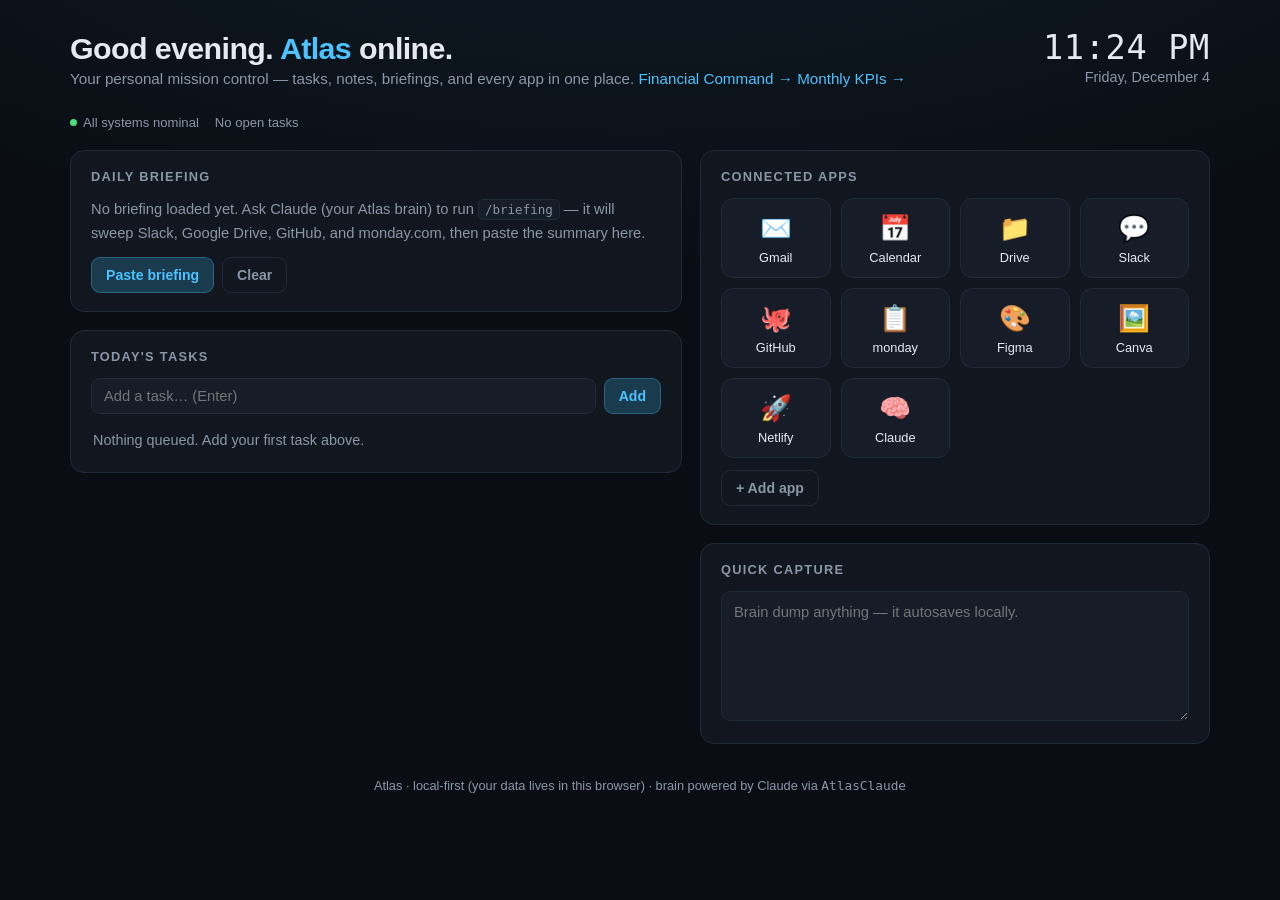
<file: index.html>
<!DOCTYPE html>
<html lang="en">
<head>
<meta charset="UTF-8">
<meta name="viewport" content="width=device-width, initial-scale=1.0">
<title>Atlas — Mission Control</title>
<link rel="icon" href="data:image/svg+xml,<svg xmlns='http://www.w3.org/2000/svg' viewBox='0 0 100 100'><text y='.9em' font-size='90'>🌐</text></svg>">
<style>
  :root {
    --bg: #0a0e14;
    --panel: #11161f;
    --panel-2: #161d29;
    --border: #1f2937;
    --text: #e5eaf2;
    --muted: #8b96a8;
    --accent: #4cc2ff;
    --accent-dim: #1a3a4d;
    --green: #4ade80;
    --amber: #fbbf24;
    --red: #f87171;
    --radius: 14px;
    --font: -apple-system, BlinkMacSystemFont, "Segoe UI", Roboto, "Helvetica Neue", sans-serif;
    --mono: "SF Mono", "Cascadia Code", Consolas, monospace;
  }
  * { margin: 0; padding: 0; box-sizing: border-box; }
  body {
    background: var(--bg);
    color: var(--text);
    font-family: var(--font);
    min-height: 100vh;
    background-image: radial-gradient(ellipse 80% 50% at 50% -20%, rgba(76,194,255,0.08), transparent);
  }
  .wrap { max-width: 1180px; margin: 0 auto; padding: 28px 20px 60px; }

  /* Header */
  header {
    display: flex; align-items: baseline; justify-content: space-between;
    flex-wrap: wrap; gap: 8px; margin-bottom: 28px;
  }
  .greeting h1 { font-size: 1.9rem; font-weight: 650; letter-spacing: -0.02em; }
  .greeting h1 .accent { color: var(--accent); }
  .greeting p { color: var(--muted); margin-top: 4px; font-size: 0.95rem; }
  .clock { text-align: right; }
  .clock .time { font-family: var(--mono); font-size: 2.1rem; font-weight: 500; letter-spacing: 0.02em; }
  .clock .date { color: var(--muted); font-size: 0.9rem; margin-top: 2px; }

  /* Grid */
  .grid { display: grid; grid-template-columns: 1.2fr 1fr; gap: 18px; }
  @media (max-width: 860px) { .grid { grid-template-columns: 1fr; } }
  .col { display: flex; flex-direction: column; gap: 18px; min-width: 0; }

  .panel {
    background: var(--panel);
    border: 1px solid var(--border);
    border-radius: var(--radius);
    padding: 18px 20px;
  }
  .panel h2 {
    font-size: 0.8rem; text-transform: uppercase; letter-spacing: 0.1em;
    color: var(--muted); font-weight: 600; margin-bottom: 14px;
    display: flex; align-items: center; justify-content: space-between;
  }
  .panel h2 .count { color: var(--accent); font-family: var(--mono); }

  /* Briefing */
  .briefing-body { font-size: 0.95rem; line-height: 1.65; color: var(--text); white-space: pre-wrap; }
  .briefing-body:empty::before, .briefing-empty {
    content: "";
  }
  .briefing-placeholder { color: var(--muted); font-size: 0.92rem; line-height: 1.6; }
  .briefing-placeholder code {
    font-family: var(--mono); font-size: 0.85em; background: var(--panel-2);
    padding: 2px 6px; border-radius: 5px; border: 1px solid var(--border);
  }
  .briefing-actions { margin-top: 12px; display: flex; gap: 8px; }

  /* Tasks */
  .task-input-row { display: flex; gap: 8px; margin-bottom: 12px; }
  input[type="text"], textarea {
    background: var(--panel-2); border: 1px solid var(--border); color: var(--text);
    border-radius: 9px; padding: 9px 12px; font-size: 0.92rem; font-family: var(--font);
    flex: 1; outline: none; transition: border-color 0.15s;
  }
  input[type="text"]:focus, textarea:focus { border-color: var(--accent); }
  button {
    background: var(--accent-dim); color: var(--accent); border: 1px solid rgba(76,194,255,0.3);
    border-radius: 9px; padding: 9px 14px; font-size: 0.88rem; font-weight: 600;
    cursor: pointer; transition: background 0.15s; font-family: var(--font); white-space: nowrap;
  }
  button:hover { background: rgba(76,194,255,0.22); }
  button.ghost { background: transparent; border-color: var(--border); color: var(--muted); }
  button.ghost:hover { color: var(--text); border-color: var(--muted); }

  ul.tasks { list-style: none; display: flex; flex-direction: column; gap: 6px; }
  ul.tasks li {
    display: flex; align-items: center; gap: 10px; padding: 9px 12px;
    background: var(--panel-2); border: 1px solid var(--border); border-radius: 9px;
    font-size: 0.93rem;
  }
  ul.tasks li .box {
    width: 18px; height: 18px; border-radius: 6px; border: 1.5px solid var(--muted);
    cursor: pointer; flex-shrink: 0; display: grid; place-items: center;
    font-size: 12px; color: var(--bg); transition: all 0.15s;
  }
  ul.tasks li.done .box { background: var(--green); border-color: var(--green); }
  ul.tasks li.done .label { text-decoration: line-through; color: var(--muted); }
  ul.tasks li .label { flex: 1; word-break: break-word; }
  ul.tasks li .del {
    color: var(--muted); cursor: pointer; font-size: 1.1rem; line-height: 1;
    opacity: 0; transition: opacity 0.15s; background: none; border: none; padding: 2px 4px;
  }
  ul.tasks li:hover .del { opacity: 0.7; }
  ul.tasks li .del:hover { color: var(--red); opacity: 1; }
  .empty { color: var(--muted); font-size: 0.9rem; padding: 6px 2px; }

  /* Notes */
  textarea#notes { width: 100%; min-height: 130px; resize: vertical; line-height: 1.55; }
  .saved-flash { color: var(--green); font-size: 0.78rem; margin-left: 8px; opacity: 0; transition: opacity 0.3s; }
  .saved-flash.show { opacity: 1; }

  /* Apps */
  .apps { display: grid; grid-template-columns: repeat(auto-fill, minmax(104px, 1fr)); gap: 10px; }
  .app {
    display: flex; flex-direction: column; align-items: center; gap: 7px;
    background: var(--panel-2); border: 1px solid var(--border); border-radius: 12px;
    padding: 14px 8px 12px; text-decoration: none; color: var(--text);
    font-size: 0.8rem; transition: transform 0.12s, border-color 0.12s;
    position: relative;
  }
  .app:hover { transform: translateY(-2px); border-color: var(--accent); }
  .app .icon { font-size: 1.6rem; }
  .app .rm {
    position: absolute; top: 4px; right: 7px; color: var(--muted); font-size: 0.85rem;
    opacity: 0; cursor: pointer; background: none; border: none; padding: 2px;
  }
  .app:hover .rm { opacity: 0.6; }
  .app .rm:hover { color: var(--red); opacity: 1; }
  .add-app-form { display: none; gap: 8px; margin-top: 12px; flex-wrap: wrap; }
  .add-app-form.open { display: flex; }
  .add-app-form input { min-width: 120px; }

  /* Status strip */
  .status {
    display: flex; gap: 16px; flex-wrap: wrap; margin-bottom: 20px;
    font-size: 0.82rem; color: var(--muted);
  }
  .status .dot { display: inline-block; width: 7px; height: 7px; border-radius: 50%; background: var(--green); margin-right: 6px; }
  .status span { display: flex; align-items: center; }

  footer { margin-top: 34px; text-align: center; color: var(--muted); font-size: 0.8rem; }
  footer code { font-family: var(--mono); }
</style>
</head>
<body>
<div class="wrap">
  <header>
    <div class="greeting">
      <h1><span id="greet">Hello</span>. <span class="accent">Atlas</span> online.</h1>
      <p>Your personal mission control — tasks, notes, briefings, and every app in one place. <a href="finance.html" style="color:var(--accent);text-decoration:none">Financial Command →</a> <a href="kpis.html" style="color:var(--accent);text-decoration:none">Monthly KPIs →</a></p>
    </div>
    <div class="clock">
      <div class="time" id="time">--:--</div>
      <div class="date" id="date"></div>
    </div>
  </header>

  <div class="status">
    <span><span class="dot"></span>All systems nominal</span>
    <span id="task-stat"></span>
    <span id="focus-stat"></span>
  </div>

  <div class="grid">
    <div class="col">
      <section class="panel">
        <h2>Daily Briefing</h2>
        <div class="briefing-body" id="briefing"></div>
        <div class="briefing-placeholder" id="briefing-placeholder">
          No briefing loaded yet. Ask Claude (your Atlas brain) to run <code>/briefing</code> —
          it will sweep Slack, Google Drive, GitHub, and monday.com, then paste the summary here.
        </div>
        <div class="briefing-actions">
          <button id="paste-briefing">Paste briefing</button>
          <button class="ghost" id="clear-briefing">Clear</button>
        </div>
      </section>

      <section class="panel">
        <h2>Today's Tasks <span class="count" id="task-count"></span></h2>
        <div class="task-input-row">
          <input type="text" id="task-input" placeholder="Add a task… (Enter)" autocomplete="off">
          <button id="task-add">Add</button>
        </div>
        <ul class="tasks" id="task-list"></ul>
      </section>
    </div>

    <div class="col">
      <section class="panel">
        <h2>Connected Apps</h2>
        <div class="apps" id="apps"></div>
        <div class="add-app-form" id="add-app-form">
          <input type="text" id="app-name" placeholder="Name">
          <input type="text" id="app-url" placeholder="https://…">
          <input type="text" id="app-icon" placeholder="Emoji" size="4" style="flex:0 0 70px">
          <button id="app-save">Save</button>
        </div>
        <div style="margin-top:12px">
          <button class="ghost" id="app-add-toggle">+ Add app</button>
        </div>
      </section>

      <section class="panel">
        <h2>Quick Capture <span class="saved-flash" id="notes-saved">saved</span></h2>
        <textarea id="notes" placeholder="Brain dump anything — it autosaves locally."></textarea>
      </section>
    </div>
  </div>

  <footer>
    Atlas · local-first (your data lives in this browser) · brain powered by Claude via <code>AtlasClaude</code>
  </footer>
</div>

<script>
const $ = id => document.getElementById(id);
const store = {
  mem: {},
  get(k, fallback) { try { const v = localStorage.getItem('atlas:' + k); return v === null ? (k in this.mem ? this.mem[k] : fallback) : JSON.parse(v); } catch { return k in this.mem ? this.mem[k] : fallback; } },
  set(k, v) { this.mem[k] = v; try { localStorage.setItem('atlas:' + k, JSON.stringify(v)); } catch {} }
};

/* Clock + greeting */
function tick() {
  const now = new Date();
  $('time').textContent = now.toLocaleTimeString([], { hour: '2-digit', minute: '2-digit' });
  $('date').textContent = now.toLocaleDateString([], { weekday: 'long', month: 'long', day: 'numeric' });
  const h = now.getHours();
  $('greet').textContent = h < 5 ? 'Burning the midnight oil' : h < 12 ? 'Good morning' : h < 17 ? 'Good afternoon' : 'Good evening';
}
tick(); setInterval(tick, 10000);

/* Tasks */
let tasks = store.get('tasks', []);
function renderTasks() {
  const list = $('task-list');
  list.innerHTML = '';
  if (!tasks.length) list.innerHTML = '<div class="empty">Nothing queued. Add your first task above.</div>';
  tasks.forEach((t, i) => {
    const li = document.createElement('li');
    if (t.done) li.classList.add('done');
    const box = document.createElement('span');
    box.className = 'box'; box.textContent = t.done ? '✓' : '';
    box.onclick = () => { t.done = !t.done; save(); };
    const label = document.createElement('span');
    label.className = 'label'; label.textContent = t.text;
    const del = document.createElement('button');
    del.className = 'del'; del.textContent = '×'; del.title = 'Delete';
    del.onclick = () => { tasks.splice(i, 1); save(); };
    li.append(box, label, del);
    list.appendChild(li);
  });
  const open = tasks.filter(t => !t.done).length;
  $('task-count').textContent = tasks.length ? `${tasks.length - open}/${tasks.length}` : '';
  $('task-stat').textContent = tasks.length ? `${open} task${open === 1 ? '' : 's'} open` : 'No open tasks';
  const doneToday = tasks.filter(t => t.done).length;
  $('focus-stat').textContent = doneToday ? `${doneToday} completed — keep going` : '';
}
function save() { store.set('tasks', tasks); renderTasks(); }
function addTask() {
  const v = $('task-input').value.trim();
  if (!v) return;
  tasks.push({ text: v, done: false });
  $('task-input').value = '';
  save();
}
$('task-add').onclick = addTask;
$('task-input').addEventListener('keydown', e => { if (e.key === 'Enter') addTask(); });
renderTasks();

/* Notes */
$('notes').value = store.get('notes', '');
let noteTimer;
$('notes').addEventListener('input', () => {
  clearTimeout(noteTimer);
  noteTimer = setTimeout(() => {
    store.set('notes', $('notes').value);
    $('notes-saved').classList.add('show');
    setTimeout(() => $('notes-saved').classList.remove('show'), 1200);
  }, 400);
});

/* Briefing */
function renderBriefing() {
  const b = store.get('briefing', '');
  $('briefing').textContent = b;
  $('briefing-placeholder').style.display = b ? 'none' : 'block';
}
$('paste-briefing').onclick = async () => {
  let text = '';
  try { text = await navigator.clipboard.readText(); } catch {}
  if (!text) text = prompt('Paste your briefing:') || '';
  if (text.trim()) { store.set('briefing', text.trim()); renderBriefing(); }
};
$('clear-briefing').onclick = () => { store.set('briefing', ''); renderBriefing(); };
renderBriefing();

/* Apps */
const DEFAULT_APPS = [
  { name: 'Gmail', url: 'https://mail.google.com', icon: '✉️' },
  { name: 'Calendar', url: 'https://calendar.google.com', icon: '📅' },
  { name: 'Drive', url: 'https://drive.google.com', icon: '📁' },
  { name: 'Slack', url: 'https://slack.com', icon: '💬' },
  { name: 'GitHub', url: 'https://github.com', icon: '🐙' },
  { name: 'monday', url: 'https://monday.com', icon: '📋' },
  { name: 'Figma', url: 'https://figma.com', icon: '🎨' },
  { name: 'Canva', url: 'https://canva.com', icon: '🖼️' },
  { name: 'Netlify', url: 'https://app.netlify.com', icon: '🚀' },
  { name: 'Claude', url: 'https://claude.ai', icon: '🧠' },
];
let apps = store.get('apps', DEFAULT_APPS);
function renderApps() {
  const grid = $('apps');
  grid.innerHTML = '';
  apps.forEach((a, i) => {
    const el = document.createElement('a');
    el.className = 'app'; el.href = a.url; el.target = '_blank'; el.rel = 'noopener';
    const icon = document.createElement('span'); icon.className = 'icon'; icon.textContent = a.icon || '🔗';
    const name = document.createElement('span'); name.textContent = a.name;
    const rm = document.createElement('button');
    rm.className = 'rm'; rm.textContent = '×'; rm.title = 'Remove';
    rm.onclick = e => { e.preventDefault(); apps.splice(i, 1); store.set('apps', apps); renderApps(); };
    el.append(rm, icon, name);
    grid.appendChild(el);
  });
}
$('app-add-toggle').onclick = () => $('add-app-form').classList.toggle('open');
$('app-save').onclick = () => {
  const name = $('app-name').value.trim(), url = $('app-url').value.trim();
  if (!name || !url) return;
  apps.push({ name, url: url.startsWith('http') ? url : 'https://' + url, icon: $('app-icon').value.trim() || '🔗' });
  store.set('apps', apps);
  $('app-name').value = $('app-url').value = $('app-icon').value = '';
  $('add-app-form').classList.remove('open');
  renderApps();
};
renderApps();
</script>
</body>
</html>
</file>
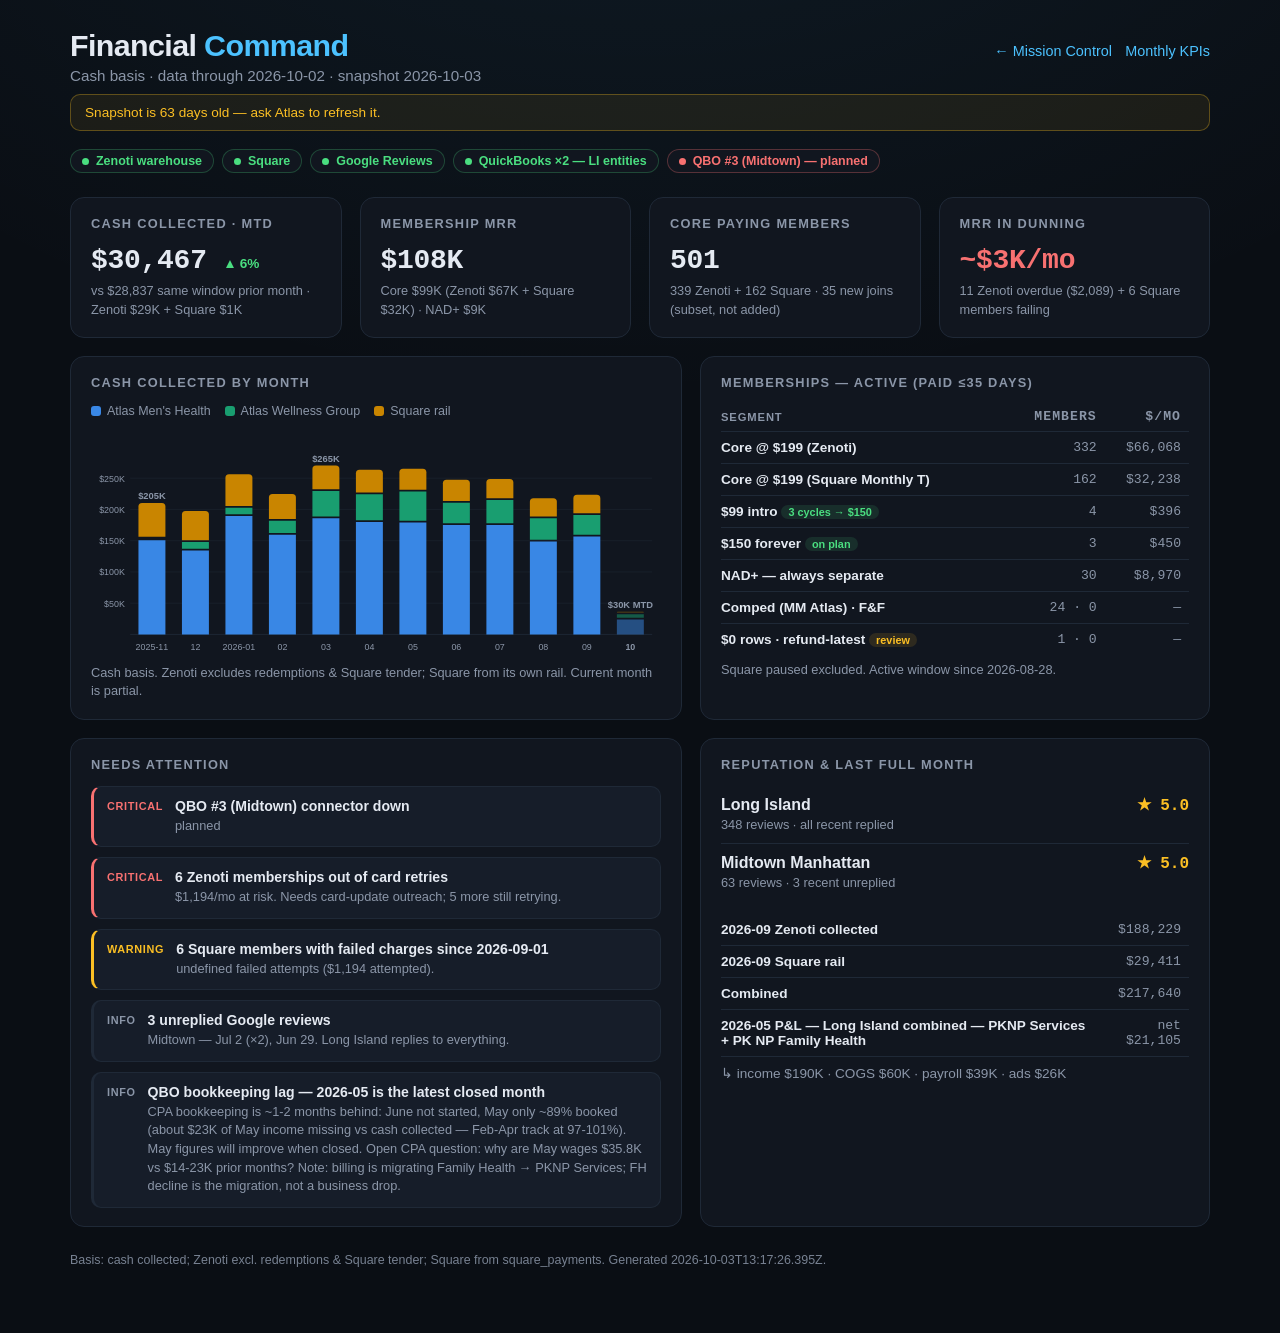
<file: finance.html>
<!DOCTYPE html>
<html lang="en">
<head>
<meta charset="UTF-8">
<meta name="viewport" content="width=device-width, initial-scale=1.0">
<title>Atlas — Financial Command</title>
<link rel="icon" href="data:image/svg+xml,<svg xmlns='http://www.w3.org/2000/svg' viewBox='0 0 100 100'><text y='.9em' font-size='90'>🌐</text></svg>">
<style>
  :root {
    --bg: #0a0e14;
    --panel: #11161f;
    --panel-2: #161d29;
    --border: #1f2937;
    --text: #e5eaf2;
    --muted: #8b96a8;
    --accent: #4cc2ff;
    --accent-dim: #1a3a4d;
    --green: #4ade80;
    --amber: #fbbf24;
    --red: #f87171;
    --s1: #3987e5;  /* Atlas Men's Health */
    --s2: #199e70;  /* Atlas Wellness Group */
    --s3: #c98500;  /* Square rail */
    --radius: 14px;
    --font: -apple-system, BlinkMacSystemFont, "Segoe UI", Roboto, "Helvetica Neue", sans-serif;
    --mono: "SF Mono", "Cascadia Code", Consolas, monospace;
  }
  * { margin: 0; padding: 0; box-sizing: border-box; }
  body {
    background: var(--bg); color: var(--text); font-family: var(--font); min-height: 100vh;
    background-image: radial-gradient(ellipse 80% 50% at 50% -20%, rgba(76,194,255,0.08), transparent);
  }
  .wrap { max-width: 1180px; margin: 0 auto; padding: 28px 20px 60px; }

  header { display: flex; align-items: baseline; justify-content: space-between; flex-wrap: wrap; gap: 8px; margin-bottom: 10px; }
  .greeting h1 { font-size: 1.9rem; font-weight: 650; letter-spacing: -0.02em; }
  .greeting h1 .accent { color: var(--accent); }
  .greeting p { color: var(--muted); margin-top: 4px; font-size: 0.95rem; }
  .backlink { color: var(--accent); text-decoration: none; font-size: 0.9rem; }
  .backlink:hover { text-decoration: underline; }

  .chips { display: flex; flex-wrap: wrap; gap: 8px; margin: 12px 0 24px; }
  .chip { display: inline-flex; align-items: center; gap: 7px; font-size: 0.78rem; font-weight: 600;
    padding: 4px 11px; border-radius: 999px; border: 1px solid var(--border); color: var(--muted); background: var(--panel); }
  .chip .dot { width: 7px; height: 7px; border-radius: 50%; background: var(--muted); }
  .chip.ok { color: var(--green); border-color: rgba(74,222,128,0.25); }
  .chip.ok .dot { background: var(--green); }
  .chip.down { color: var(--red); border-color: rgba(248,113,113,0.3); }
  .chip.down .dot { background: var(--red); }

  .tiles { display: grid; grid-template-columns: repeat(auto-fit, minmax(230px, 1fr)); gap: 18px; margin-bottom: 18px; }
  .grid { display: grid; grid-template-columns: 1.2fr 1fr; gap: 18px; margin-bottom: 18px; }
  @media (max-width: 860px) { .grid { grid-template-columns: 1fr; } }

  .panel { background: var(--panel); border: 1px solid var(--border); border-radius: var(--radius); padding: 18px 20px; min-width: 0; }
  .panel h2 { font-size: 0.8rem; text-transform: uppercase; letter-spacing: 0.1em; color: var(--muted); font-weight: 600; margin-bottom: 14px; }

  .big { font-family: var(--mono); font-size: 1.75rem; font-weight: 600; letter-spacing: -0.01em; }
  .big.red { color: var(--red); }
  .delta { color: var(--green); font-size: 0.85rem; font-weight: 700; font-family: var(--font); }
  .delta.neg { color: var(--red); }
  .sub { color: var(--muted); font-size: 0.8rem; margin-top: 6px; line-height: 1.45; }

  .legend { display: flex; flex-wrap: wrap; gap: 14px; margin-bottom: 8px; font-size: 0.78rem; color: var(--muted); }
  .legend span { display: inline-flex; align-items: center; gap: 6px; }
  .sw { width: 10px; height: 10px; border-radius: 3px; }
  .chart-scroll { overflow-x: auto; }
  #trend { display: block; width: 100%; height: auto; }
  .tooltip { position: fixed; z-index: 10; pointer-events: none; display: none; background: var(--panel-2);
    border: 1px solid var(--border); border-radius: 10px; padding: 9px 12px; font-size: 0.8rem; min-width: 165px;
    box-shadow: 0 6px 18px rgba(0,0,0,0.4); }
  .tooltip .t-title { font-weight: 700; margin-bottom: 5px; }
  .tooltip .row { display: flex; justify-content: space-between; gap: 14px; color: var(--muted); }
  .tooltip .row b { color: var(--text); font-family: var(--mono); font-weight: 500; }

  table { width: 100%; border-collapse: collapse; font-size: 0.85rem; }
  th { text-align: left; font-size: 0.7rem; font-weight: 600; letter-spacing: 0.08em; text-transform: uppercase;
    color: var(--muted); padding: 5px 8px 7px 0; border-bottom: 1px solid var(--border); }
  td { padding: 8px 8px 8px 0; border-bottom: 1px solid var(--border); color: var(--muted); }
  tr:last-child td { border-bottom: none; }
  td.num, th.num { text-align: right; font-family: var(--mono); font-size: 0.82rem; }
  td.name { color: var(--text); font-weight: 550; }
  .tag { font-size: 0.68rem; font-weight: 700; padding: 1px 7px; border-radius: 999px; white-space: nowrap; }
  .tag.plan { background: rgba(74,222,128,0.12); color: var(--green); }
  .tag.review { background: rgba(251,191,36,0.12); color: var(--amber); }

  .attn { list-style: none; display: flex; flex-direction: column; gap: 10px; }
  .attn li { display: grid; grid-template-columns: auto 1fr; gap: 12px; padding: 11px 13px; border-radius: 10px;
    background: var(--panel-2); border: 1px solid var(--border); }
  .attn .sev { font-size: 0.68rem; font-weight: 800; letter-spacing: 0.06em; padding-top: 2px; white-space: nowrap; }
  .attn li.crit { border-left: 3px solid var(--red); } .attn li.crit .sev { color: var(--red); }
  .attn li.warn { border-left: 3px solid var(--amber); } .attn li.warn .sev { color: var(--amber); }
  .attn li.info { border-left: 3px solid var(--border); } .attn li.info .sev { color: var(--muted); }
  .attn .what { font-weight: 600; font-size: 0.88rem; }
  .attn .how { color: var(--muted); font-size: 0.8rem; margin-top: 3px; line-height: 1.45; }

  .rev-row { display: flex; justify-content: space-between; align-items: baseline; gap: 10px; padding: 9px 0; border-bottom: 1px solid var(--border); }
  .rev-row:last-of-type { border-bottom: none; }
  .stars { color: var(--amber); font-weight: 700; font-family: var(--mono); }
  .footer-note { color: var(--muted); font-size: 0.78rem; margin-top: 24px; line-height: 1.6; opacity: 0.85; }
  .stale { display: none; margin-bottom: 18px; padding: 10px 14px; border-radius: 10px; border: 1px solid rgba(251,191,36,0.3);
    color: var(--amber); font-size: 0.85rem; background: rgba(251,191,36,0.07); }
</style>
</head>
<body>
<div class="wrap">
  <header>
    <div class="greeting">
      <h1>Financial <span class="accent">Command</span></h1>
      <p id="asof">Loading snapshot…</p>
    </div>
    <span><a class="backlink" href="index.html">← Mission Control</a> &nbsp; <a class="backlink" href="kpis.html">Monthly KPIs</a></span>
  </header>

  <div class="stale" id="stale"></div>
  <div class="chips" id="chips"></div>
  <div class="tiles" id="tiles"></div>

  <div class="grid">
    <div class="panel">
      <h2>Cash collected by month</h2>
      <div class="legend">
        <span><span class="sw" style="background:var(--s1)"></span>Atlas Men's Health</span>
        <span><span class="sw" style="background:var(--s2)"></span>Atlas Wellness Group</span>
        <span><span class="sw" style="background:var(--s3)"></span>Square rail</span>
      </div>
      <div class="chart-scroll"><svg id="trend" viewBox="0 0 640 260" role="img" aria-label="Monthly cash collected, stacked by rail"></svg></div>
      <div class="sub">Cash basis. Zenoti excludes redemptions &amp; Square tender; Square from its own rail. Current month is partial.</div>
    </div>
    <div class="panel">
      <h2>Memberships — active (paid ≤35 days)</h2>
      <table id="members"></table>
      <div class="sub" id="memnote"></div>
    </div>
  </div>

  <div class="grid">
    <div class="panel"><h2>Needs attention</h2><ul class="attn" id="attn"></ul></div>
    <div class="panel"><h2>Reputation &amp; last full month</h2><div id="reviews"></div><table id="lastmonth" style="margin-top:12px"></table></div>
  </div>

  <p class="footer-note" id="basis"></p>
</div>
<div class="tooltip" id="tip"></div>

<script src="data/finance.js"></script>
<script>
(function () {
  var D = window.FINANCE;
  var $ = function (id) { return document.getElementById(id); };
  if (!D) { $('asof').textContent = 'No snapshot found — run: node warehouse/finance_snapshot.mjs in AtlasClaude, then copy to data/finance.js'; return; }

  var fmt = function (n) { return '$' + Math.round(n).toLocaleString('en-US'); };
  var fmtK = function (n) { return '$' + Math.round(n / 1000) + 'K'; };

  $('asof').textContent = 'Cash basis · data through ' + D.as_of + ' · snapshot ' + D.generated_at.slice(0, 10);
  var ageDays = (Date.now() - new Date(D.as_of)) / 864e5;
  if (ageDays > 3) { $('stale').style.display = 'block'; $('stale').textContent = 'Snapshot is ' + Math.floor(ageDays) + ' days old — ask Atlas to refresh it.'; }

  // connector chips
  (D.connectors || []).forEach(function (c) {
    var s = document.createElement('span');
    s.className = 'chip ' + (c.ok ? 'ok' : 'down');
    s.innerHTML = '<span class="dot"></span>' + c.name + (c.note ? ' — ' + c.note : '');
    $('chips').appendChild(s);
  });

  // tiles
  var M = D.memberships, mtd = D.mtd, dz = D.dunning.zenoti_pending, dsq = D.dunning.square;
  var pct = mtd.vs_prior_same_window.total ? Math.round((mtd.total / mtd.vs_prior_same_window.total - 1) * 100) : null;
  var coreMrr = M.core_zenoti_mrr + (M.square_mrr || 0);
  var totalPaying = M.core_zenoti_paying + (M.square_active_subs || 0);
  var dunningMo = (dz ? dz.total_due : 0) + (dsq.distinct_customers * 199);
  var tiles = [
    { t: 'Cash collected · MTD', v: fmt(mtd.total), d: pct === null ? '' : (pct >= 0 ? '▲ ' : '▼ ') + Math.abs(pct) + '%', dn: pct < 0,
      s: 'vs ' + fmt(mtd.vs_prior_same_window.total) + ' same window prior month · Zenoti ' + fmtK(mtd.zenoti) + ' + Square ' + fmtK(mtd.square) },
    { t: 'Membership MRR', v: fmtK(coreMrr + M.nad_plus.mrr),
      s: 'Core ' + fmtK(coreMrr) + ' (Zenoti ' + fmtK(M.core_zenoti_mrr) + (M.square_mrr ? ' + Square ' + fmtK(M.square_mrr) : '') + ') · NAD+ ' + fmtK(M.nad_plus.mrr) },
    { t: 'Core paying members', v: totalPaying,
      s: M.core_zenoti_paying + ' Zenoti' + (M.square_active_subs ? ' + ' + M.square_active_subs + ' Square' : '') + ' · ' + M.new_joins_35d + ' new joins (subset, not added)' },
    { t: 'MRR in dunning', v: '~' + fmtK(dunningMo) + '/mo', red: true,
      s: (dz ? dz.overdue + ' Zenoti overdue (' + fmt(dz.overdue_amount) + ')' : 'Zenoti pending n/a') + ' + ' + dsq.distinct_customers + ' Square members failing' }
  ];
  tiles.forEach(function (t) {
    var d = document.createElement('div'); d.className = 'panel';
    d.innerHTML = '<h2>' + t.t + '</h2><div class="big' + (t.red ? ' red' : '') + '">' + t.v +
      (t.d ? ' <span class="delta' + (t.dn ? ' neg' : '') + '">' + t.d + '</span>' : '') + '</div><div class="sub">' + t.s + '</div>';
    $('tiles').appendChild(d);
  });

  // membership table
  var C = M.cohorts;
  var rows = [
    ['Core @ $199 (Zenoti)', C.rack199, fmt(C.rack199 * 199)],
    M.square_active_subs ? ['Core @ $199 (Square Monthly T)', M.square_active_subs, fmt(M.square_active_subs * 199)] : null,
    ['$99 intro <span class="tag plan">3 cycles → $150</span>', C.intro99, fmt(C.intro99 * 99)],
    ['$150 forever <span class="tag plan">on plan</span>', C.forever150, fmt(C.forever150 * 150)],
    C.other ? ['Other plan', C.other, '—'] : null,
    ['NAD+ — always separate', M.nad_plus.members, fmt(M.nad_plus.mrr)],
    ['Comped (MM Atlas) · F&amp;F', M.comped_mm_atlas + ' · ' + M.friends_family, '—'],
    ['$0 rows · refund-latest <span class="tag review">review</span>', M.review.zero_amount + ' · ' + M.review.refund_latest, '—']
  ].filter(Boolean);
  $('members').innerHTML = '<thead><tr><th>Segment</th><th class="num">Members</th><th class="num">$/mo</th></tr></thead><tbody>' +
    rows.map(function (r) { return '<tr><td class="name">' + r[0] + '</td><td class="num">' + r[1] + '</td><td class="num">' + r[2] + '</td></tr>'; }).join('') + '</tbody>';
  $('memnote').textContent = 'Square paused excluded. Active window since ' + M.window_start + '.';

  // attention list (assembled from snapshot state)
  var items = [];
  (D.connectors || []).filter(function (c) { return !c.ok; }).forEach(function (c) {
    items.push(['crit', c.name + ' connector down', c.note || 'Reconnect to restore coverage.']);
  });
  if (dz && dz.exhausted > 0) items.push(['crit', dz.exhausted + ' Zenoti memberships out of card retries',
    fmt(dz.exhausted * 199) + '/mo at risk. Needs card-update outreach; ' + (dz.overdue - dz.exhausted) + ' more still retrying.']);
  if (dsq.distinct_customers > 0) items.push(['warn', dsq.distinct_customers + ' Square members with failed charges since ' + dsq.since,
    dsq.failed_attempts + ' failed attempts (' + fmt(dsq.attempted_amount) + ' attempted).']);
  if (D.reviews && D.reviews.unreplied > 0) items.push(['info', D.reviews.unreplied + ' unreplied Google reviews',
    D.reviews.unreplied_where || 'Reply to keep response streak.']);
  if (!items.length) items.push(['info', 'Nothing needs attention', 'All monitored signals are normal.']);
  $('attn').innerHTML = items.map(function (i) {
    return '<li class="' + i[0] + '"><span class="sev">' + i[0].toUpperCase().replace('CRIT', 'CRITICAL').replace('WARN', 'WARNING') + '</span>' +
      '<div><div class="what">' + i[1] + '</div><div class="how">' + i[2] + '</div></div></li>';
  }).join('');

  // reviews + last full month
  if (D.reviews && D.reviews.locations) {
    $('reviews').innerHTML = D.reviews.locations.map(function (l) {
      return '<div class="rev-row"><div><div style="font-weight:600">' + l.name + '</div><div class="sub" style="margin-top:2px">' +
        l.count + ' reviews · ' + l.note + '</div></div><div class="stars">★ ' + l.rating.toFixed(1) + '</div></div>';
    }).join('');
  }
  var lastFull = D.trend.filter(function (t) { return !t.partial; }).slice(-1)[0];
  if (lastFull) {
    var lm = '<tbody>' +
      '<tr><td class="name">' + lastFull.m + ' Zenoti collected</td><td class="num">' + fmt(lastFull.amh + lastFull.awg) + '</td></tr>' +
      '<tr><td class="name">' + lastFull.m + ' Square rail</td><td class="num">' + fmt(lastFull.square) + '</td></tr>' +
      '<tr><td class="name">Combined</td><td class="num">' + fmt(lastFull.amh + lastFull.awg + lastFull.square) + '</td></tr>';
    if (D.qbo) {
      var ent = D.qbo.entity.split('(')[0].trim();
      lm += '<tr><td class="name">' + D.qbo.month + ' P&amp;L — ' + ent + '</td><td class="num">net ' + fmt(D.qbo.net_income) + '</td></tr>' +
        '<tr><td class="name" style="font-weight:400;color:var(--muted)">↳ income ' + fmtK(D.qbo.income) + ' · COGS ' + fmtK(D.qbo.cogs_supplies) +
        ' · payroll ' + fmtK(D.qbo.payroll) + ' · ads ' + fmtK(D.qbo.advertising) + '</td><td class="num"></td></tr>';
    }
    $('lastmonth').innerHTML = lm + '</tbody>';
  }
  if (D.qbo && D.qbo.lag_note) {
    var li = document.createElement('li'); li.className = 'info';
    li.innerHTML = '<span class="sev">INFO</span><div><div class="what">QBO bookkeeping lag — ' + D.qbo.month + ' is the latest closed month</div>' +
      '<div class="how">' + D.qbo.lag_note + '</div></div>';
    $('attn').appendChild(li);
  }
  $('basis').textContent = 'Basis: ' + D.basis + '. Generated ' + D.generated_at + '.';

  // ---------- trend chart ----------
  var svg = $('trend'), tip = $('tip'), NS = 'http://www.w3.org/2000/svg';
  var W = 640, H = 260, padL = 44, padR = 10, padT = 26, padB = 26;
  var plotW = W - padL - padR, plotH = H - padT - padB;
  var T = D.trend.slice(-12);
  var maxV = Math.max.apply(null, T.map(function (t) { return t.amh + t.awg + t.square; })) * 1.12;
  var css = getComputedStyle(document.documentElement);
  var v = function (n) { return css.getPropertyValue(n).trim(); };
  var y = function (val) { return padT + plotH - (val / maxV) * plotH; };
  var el = function (tag, attrs) { var e = document.createElementNS(NS, tag); for (var k in attrs) e.setAttribute(k, attrs[k]); svg.appendChild(e); return e; };
  var gridStep = maxV > 150000 ? 50000 : 25000;
  for (var g = 0; g <= maxV; g += gridStep) {
    el('line', { x1: padL, x2: W - padR, y1: y(g), y2: y(g), stroke: g === 0 ? v('--border') : 'rgba(31,41,55,0.55)', 'stroke-width': 1 });
    if (g > 0) el('text', { x: padL - 6, y: y(g) + 4, 'text-anchor': 'end', 'font-size': 10, fill: v('--muted') }).textContent = fmtK(g);
  }
  var n = T.length, slot = plotW / n, barW = Math.min(34, slot * 0.62);
  function seg(x, yTop, h, color, op, rounded) {
    if (h <= 0.5) return;
    var r = rounded ? Math.min(4, h, barW / 2) : 0;
    el('path', { d: 'M' + x + ' ' + (yTop + h) + ' L' + x + ' ' + (yTop + r) + ' Q' + x + ' ' + yTop + ' ' + (x + r) + ' ' + yTop +
      ' L' + (x + barW - r) + ' ' + yTop + ' Q' + (x + barW) + ' ' + yTop + ' ' + (x + barW) + ' ' + (yTop + r) +
      ' L' + (x + barW) + ' ' + (yTop + h) + ' Z', fill: color, opacity: op });
  }
  var totMax = -1, iMax = 0;
  T.forEach(function (t, i) { var tot = t.amh + t.awg + t.square; if (tot > totMax && !t.partial) { totMax = tot; iMax = i; } });
  T.forEach(function (d, i) {
    var cx = padL + slot * i + slot / 2, x = cx - barW / 2, op = d.partial ? 0.5 : 1;
    var stack = [[d.amh, v('--s1')], [d.awg, v('--s2')], [d.square, v('--s3')]];
    var yCur = y(0), total = d.amh + d.awg + d.square;
    var tops = stack.filter(function (s) { return s[0] > 0; }).length;
    var drawn = 0;
    stack.forEach(function (s) {
      if (s[0] <= 0) return;
      drawn++;
      var h = (s[0] / maxV) * plotH;
      var yTop = yCur - h;
      seg(x, yTop, h, s[1], op, drawn === tops);
      yCur = yTop - 2; // 2px gap between stacked segments
    });
    if (i === 0 || i === iMax || i === n - 1 || d.partial) {
      el('text', { x: cx, y: y(total) - 8, 'text-anchor': 'middle', 'font-size': 10.5, 'font-weight': 700, fill: v('--muted') })
        .textContent = fmtK(total) + (d.partial ? ' MTD' : '');
    }
    var lab = d.m.slice(5) === '01' || i === 0 ? d.m : d.m.slice(5);
    el('text', { x: cx, y: H - 8, 'text-anchor': 'middle', 'font-size': 10, fill: v('--muted'), 'font-weight': d.partial ? 700 : 400 }).textContent = lab;
    var hit = el('rect', { x: padL + slot * i, y: padT, width: slot, height: plotH, fill: 'transparent' });
    hit.addEventListener('mousemove', function (ev) {
      tip.innerHTML = '<div class="t-title">' + d.m + (d.partial ? ' · MTD' : '') + '</div>' +
        '<div class="row"><span>Men’s Health</span><b>' + fmt(d.amh) + '</b></div>' +
        '<div class="row"><span>Wellness Group</span><b>' + fmt(d.awg) + '</b></div>' +
        '<div class="row"><span>Square rail</span><b>' + fmt(d.square) + '</b></div>' +
        '<div class="row"><span>Total</span><b>' + fmt(total) + '</b></div>';
      tip.style.display = 'block';
      tip.style.left = Math.min(ev.clientX + 14, window.innerWidth - tip.offsetWidth - 10) + 'px';
      tip.style.top = (ev.clientY + 14) + 'px';
    });
    hit.addEventListener('mouseleave', function () { tip.style.display = 'none'; });
  });
})();
</script>
</body>
</html>
</file>
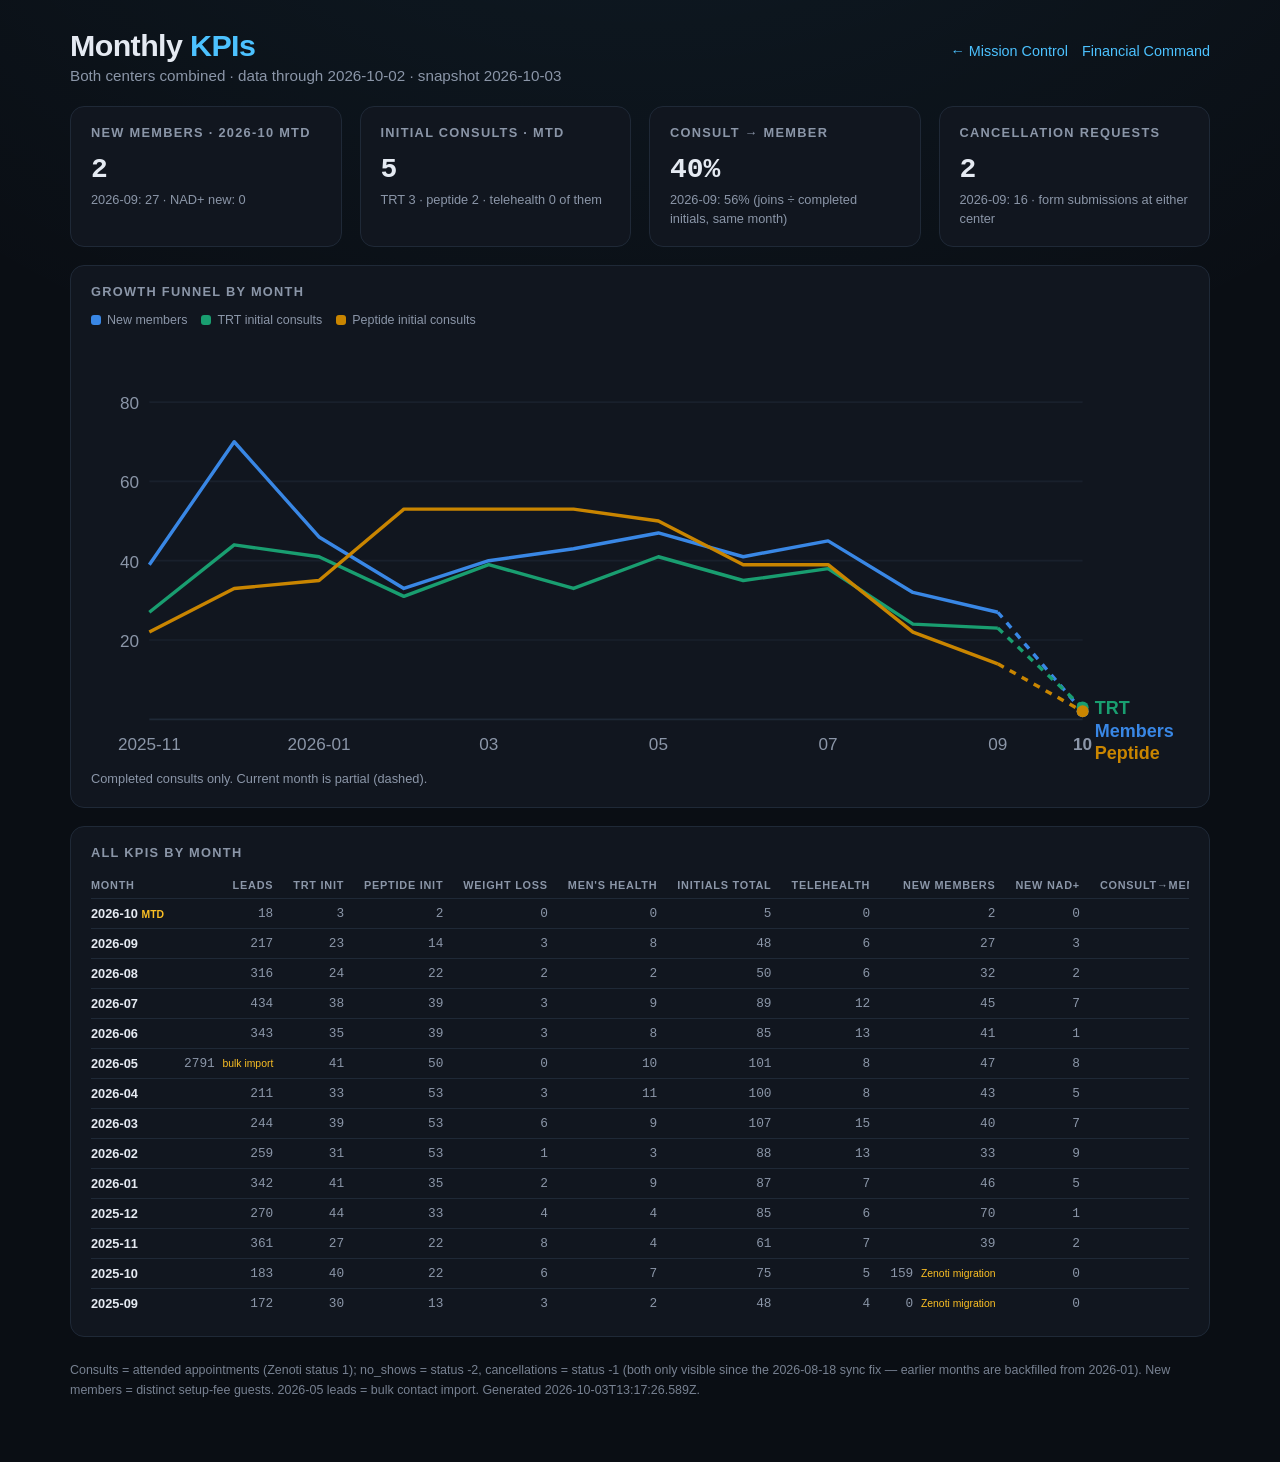
<file: kpis.html>
<!DOCTYPE html>
<html lang="en">
<head>
<meta charset="UTF-8">
<meta name="viewport" content="width=device-width, initial-scale=1.0">
<title>Atlas — Monthly KPIs</title>
<link rel="icon" href="data:image/svg+xml,<svg xmlns='http://www.w3.org/2000/svg' viewBox='0 0 100 100'><text y='.9em' font-size='90'>🌐</text></svg>">
<style>
  :root {
    --bg: #0a0e14; --panel: #11161f; --panel-2: #161d29; --border: #1f2937;
    --text: #e5eaf2; --muted: #8b96a8; --accent: #4cc2ff;
    --green: #4ade80; --amber: #fbbf24; --red: #f87171;
    --s1: #3987e5;  /* new members */
    --s2: #199e70;  /* TRT initials */
    --s3: #c98500;  /* peptide initials */
    --radius: 14px;
    --font: -apple-system, BlinkMacSystemFont, "Segoe UI", Roboto, "Helvetica Neue", sans-serif;
    --mono: "SF Mono", "Cascadia Code", Consolas, monospace;
  }
  * { margin: 0; padding: 0; box-sizing: border-box; }
  body { background: var(--bg); color: var(--text); font-family: var(--font); min-height: 100vh;
    background-image: radial-gradient(ellipse 80% 50% at 50% -20%, rgba(76,194,255,0.08), transparent); }
  .wrap { max-width: 1180px; margin: 0 auto; padding: 28px 20px 60px; }
  header { display: flex; align-items: baseline; justify-content: space-between; flex-wrap: wrap; gap: 8px; margin-bottom: 22px; }
  .greeting h1 { font-size: 1.9rem; font-weight: 650; letter-spacing: -0.02em; }
  .greeting h1 .accent { color: var(--accent); }
  .greeting p { color: var(--muted); margin-top: 4px; font-size: 0.95rem; }
  nav a { color: var(--accent); text-decoration: none; font-size: 0.9rem; margin-left: 14px; }
  nav a:hover { text-decoration: underline; }
  .tiles { display: grid; grid-template-columns: repeat(auto-fit, minmax(220px, 1fr)); gap: 18px; margin-bottom: 18px; }
  .panel { background: var(--panel); border: 1px solid var(--border); border-radius: var(--radius); padding: 18px 20px; min-width: 0; }
  .panel h2 { font-size: 0.8rem; text-transform: uppercase; letter-spacing: 0.1em; color: var(--muted); font-weight: 600; margin-bottom: 14px; }
  .big { font-family: var(--mono); font-size: 1.75rem; font-weight: 600; }
  .sub { color: var(--muted); font-size: 0.8rem; margin-top: 6px; line-height: 1.45; }
  .legend { display: flex; flex-wrap: wrap; gap: 14px; margin-bottom: 8px; font-size: 0.78rem; color: var(--muted); }
  .legend span { display: inline-flex; align-items: center; gap: 6px; }
  .sw { width: 10px; height: 10px; border-radius: 3px; }
  .chart-scroll { overflow-x: auto; }
  #kchart { display: block; width: 100%; height: auto; }
  .tooltip { position: fixed; z-index: 10; pointer-events: none; display: none; background: var(--panel-2);
    border: 1px solid var(--border); border-radius: 10px; padding: 9px 12px; font-size: 0.8rem; min-width: 170px;
    box-shadow: 0 6px 18px rgba(0,0,0,0.4); }
  .tooltip .t-title { font-weight: 700; margin-bottom: 5px; }
  .tooltip .row { display: flex; justify-content: space-between; gap: 14px; color: var(--muted); }
  .tooltip .row b { color: var(--text); font-family: var(--mono); font-weight: 500; }
  .table-scroll { overflow-x: auto; }
  table { width: 100%; border-collapse: collapse; font-size: 0.83rem; white-space: nowrap; }
  th { text-align: right; font-size: 0.68rem; font-weight: 600; letter-spacing: 0.07em; text-transform: uppercase;
    color: var(--muted); padding: 5px 10px 7px; border-bottom: 1px solid var(--border); }
  th:first-child { text-align: left; padding-left: 0; }
  td { padding: 7px 10px; border-bottom: 1px solid var(--border); color: var(--muted); text-align: right;
    font-family: var(--mono); font-size: 0.8rem; }
  td:first-child { text-align: left; color: var(--text); font-family: var(--font); font-weight: 600; padding-left: 0; }
  tr:last-child td { border-bottom: none; }
  .flag { font-size: 0.65rem; color: var(--amber); font-family: var(--font); }
  .footer-note { color: var(--muted); font-size: 0.78rem; margin-top: 24px; line-height: 1.6; opacity: 0.85; }
</style>
</head>
<body>
<div class="wrap">
  <header>
    <div class="greeting">
      <h1>Monthly <span class="accent">KPIs</span></h1>
      <p id="asof">Loading…</p>
    </div>
    <nav><a href="index.html">← Mission Control</a><a href="finance.html">Financial Command</a></nav>
  </header>

  <div class="tiles" id="tiles"></div>

  <div class="panel" style="margin-bottom:18px">
    <h2>Growth funnel by month</h2>
    <div class="legend">
      <span><span class="sw" style="background:var(--s1)"></span>New members</span>
      <span><span class="sw" style="background:var(--s2)"></span>TRT initial consults</span>
      <span><span class="sw" style="background:var(--s3)"></span>Peptide initial consults</span>
    </div>
    <div class="chart-scroll"><svg id="kchart" viewBox="0 0 640 250" role="img" aria-label="Monthly new members, TRT initial consults, and peptide initial consults"></svg></div>
    <div class="sub">Completed consults only. Current month is partial (dashed).</div>
  </div>

  <div class="panel">
    <h2>All KPIs by month</h2>
    <div class="table-scroll"><table id="ktable"></table></div>
  </div>

  <p class="footer-note" id="basis"></p>
</div>
<div class="tooltip" id="tip"></div>

<script src="data/kpis.js"></script>
<script>
(function () {
  var D = window.KPIS;
  var $ = function (id) { return document.getElementById(id); };
  if (!D) { $('asof').textContent = 'No snapshot — run: node warehouse/kpi_snapshot.mjs in AtlasClaude.'; return; }
  var M = D.months;
  $('asof').textContent = 'Both centers combined · data through ' + D.as_of + ' · snapshot ' + D.generated_at.slice(0, 10);

  var cur = M[M.length - 1], prev = M[M.length - 2] || {};
  var tiles = [
    { t: 'New members · ' + cur.m + (cur.partial ? ' MTD' : ''), v: cur.new_members, s: prev.m + ': ' + prev.new_members + ' · NAD+ new: ' + cur.new_nad },
    { t: 'Initial consults · MTD', v: cur.initials_total, s: 'TRT ' + cur.trt + ' · peptide ' + cur.peptide + ' · telehealth ' + cur.initials_telehealth + ' of them' },
    { t: 'Consult → member', v: (cur.consult_to_member ?? '—') + '%', s: prev.m + ': ' + (prev.consult_to_member ?? '—') + '% (joins ÷ completed initials, same month)' },
    { t: 'Cancellation requests', v: cur.cancel_requests, s: prev.m + ': ' + prev.cancel_requests + ' · form submissions at either center' }
  ];
  tiles.forEach(function (t) {
    var d = document.createElement('div'); d.className = 'panel';
    d.innerHTML = '<h2>' + t.t + '</h2><div class="big">' + t.v + '</div><div class="sub">' + t.s + '</div>';
    $('tiles').appendChild(d);
  });

  // ---- table (newest first) ----
  var cols = [
    ['Month', function (r) { return r.m + (r.partial ? ' <span class="flag">MTD</span>' : ''); }],
    ['Leads', function (r) { return r.leads + (r.leads_flag ? ' <span class="flag">' + r.leads_flag + '</span>' : ''); }],
    ['TRT init', function (r) { return r.trt; }],
    ['Peptide init', function (r) { return r.peptide; }],
    ['Weight loss', function (r) { return r.weight; }],
    ["Men's health", function (r) { return r.mens; }],
    ['Initials total', function (r) { return r.initials_total; }],
    ['Telehealth', function (r) { return r.initials_telehealth; }],
    ['New members', function (r) { return r.new_members + (r.members_flag ? ' <span class="flag">' + r.members_flag + '</span>' : ''); }],
    ['New NAD+', function (r) { return r.new_nad; }],
    ['Consult→member', function (r) { return (r.consult_to_member ?? '—') + '%'; }],
    ['Cancel req', function (r) { return r.cancel_requests; }],
    ['Appts done', function (r) { return r.appts_completed; }]
  ];
  $('ktable').innerHTML = '<thead><tr>' + cols.map(function (c) { return '<th>' + c[0] + '</th>'; }).join('') + '</tr></thead><tbody>' +
    M.slice().reverse().map(function (r) {
      return '<tr>' + cols.map(function (c) { return '<td>' + c[1](r) + '</td>'; }).join('') + '</tr>';
    }).join('') + '</tbody>';
  $('basis').textContent = D.notes + ' Generated ' + D.generated_at + '.';

  // ---- line chart ----
  var svg = $('kchart'), tip = $('tip'), NS = 'http://www.w3.org/2000/svg';
  var W = 640, H = 250, padL = 34, padR = 62, padT = 16, padB = 26;
  var plotW = W - padL - padR, plotH = H - padT - padB;
  var css = getComputedStyle(document.documentElement);
  var v = function (n) { return css.getPropertyValue(n).trim(); };
  var series = [
    { key: 'new_members', label: 'Members', color: v('--s1') },
    { key: 'trt', label: 'TRT', color: v('--s2') },
    { key: 'peptide', label: 'Peptide', color: v('--s3') }
  ];
  // chart starts after the Zenoti-migration months (table still shows them)
  var M0 = M;
  M = M.filter(function (r) { return !r.members_flag; });
  var maxV = 10;
  M.forEach(function (r) { series.forEach(function (s) { if (r[s.key] > maxV) maxV = r[s.key]; }); });
  maxV = Math.ceil(maxV * 1.15 / 10) * 10;
  var x = function (i) { return padL + (M.length === 1 ? plotW / 2 : (plotW * i) / (M.length - 1)); };
  var y = function (val) { return padT + plotH - (val / maxV) * plotH; };
  var el = function (tag, attrs) { var e = document.createElementNS(NS, tag); for (var k in attrs) e.setAttribute(k, attrs[k]); svg.appendChild(e); return e; };
  for (var g = 0; g <= maxV; g += maxV > 60 ? 20 : 10) {
    el('line', { x1: padL, x2: W - padR, y1: y(g), y2: y(g), stroke: g === 0 ? v('--border') : 'rgba(31,41,55,0.55)', 'stroke-width': 1 });
    if (g > 0) el('text', { x: padL - 6, y: y(g) + 4, 'text-anchor': 'end', 'font-size': 10, fill: v('--muted') }).textContent = g;
  }
  M.forEach(function (r, i) {
    if (i % 2 === 0 || r.partial) {
      el('text', { x: x(i), y: H - 8, 'text-anchor': 'middle', 'font-size': 10, fill: v('--muted'), 'font-weight': r.partial ? 700 : 400 })
        .textContent = r.m.slice(5) === '01' || i === 0 ? r.m : r.m.slice(5);
    }
  });
  series.forEach(function (s) {
    var solid = M.filter(function (r) { return !r.partial; });
    var pts = solid.map(function (r, i) { return x(i) + ',' + y(r[s.key]); }).join(' ');
    el('polyline', { points: pts, fill: 'none', stroke: s.color, 'stroke-width': 2, 'stroke-linejoin': 'round' });
    if (M[M.length - 1].partial && M.length > 1) {
      var i0 = M.length - 2, i1 = M.length - 1;
      el('line', { x1: x(i0), y1: y(M[i0][s.key]), x2: x(i1), y2: y(M[i1][s.key]), stroke: s.color, 'stroke-width': 2, 'stroke-dasharray': '4 4' });
    }
    var last = M[M.length - 1];
    el('circle', { cx: x(M.length - 1), cy: y(last[s.key]), r: 3.5, fill: s.color });
  });
  // direct labels at line ends, staggered so they never collide
  var ends = series.map(function (s) { return { s: s, y: y(M[M.length - 1][s.key]) }; })
    .sort(function (a, b) { return a.y - b.y; });
  for (var i = 1; i < ends.length; i++) if (ends[i].y - ends[i - 1].y < 13) ends[i].y = ends[i - 1].y + 13;
  ends.forEach(function (e) {
    el('text', { x: x(M.length - 1) + 7, y: e.y + 4, 'font-size': 10.5, 'font-weight': 700, fill: e.s.color }).textContent = e.s.label;
  });
  // hover: nearest-month column
  M.forEach(function (r, i) {
    var hw = plotW / Math.max(M.length - 1, 1);
    var hit = el('rect', { x: x(i) - hw / 2, y: padT, width: hw, height: plotH, fill: 'transparent' });
    hit.addEventListener('mousemove', function (ev) {
      tip.innerHTML = '<div class="t-title">' + r.m + (r.partial ? ' · MTD' : '') + '</div>' +
        '<div class="row"><span>New members</span><b>' + r.new_members + '</b></div>' +
        '<div class="row"><span>TRT initials</span><b>' + r.trt + '</b></div>' +
        '<div class="row"><span>Peptide initials</span><b>' + r.peptide + '</b></div>' +
        '<div class="row"><span>Leads</span><b>' + r.leads + '</b></div>' +
        '<div class="row"><span>Cancel requests</span><b>' + r.cancel_requests + '</b></div>';
      tip.style.display = 'block';
      tip.style.left = Math.min(ev.clientX + 14, window.innerWidth - tip.offsetWidth - 10) + 'px';
      tip.style.top = (ev.clientY + 14) + 'px';
    });
    hit.addEventListener('mouseleave', function () { tip.style.display = 'none'; });
  });
})();
</script>
</body>
</html>
</file>
